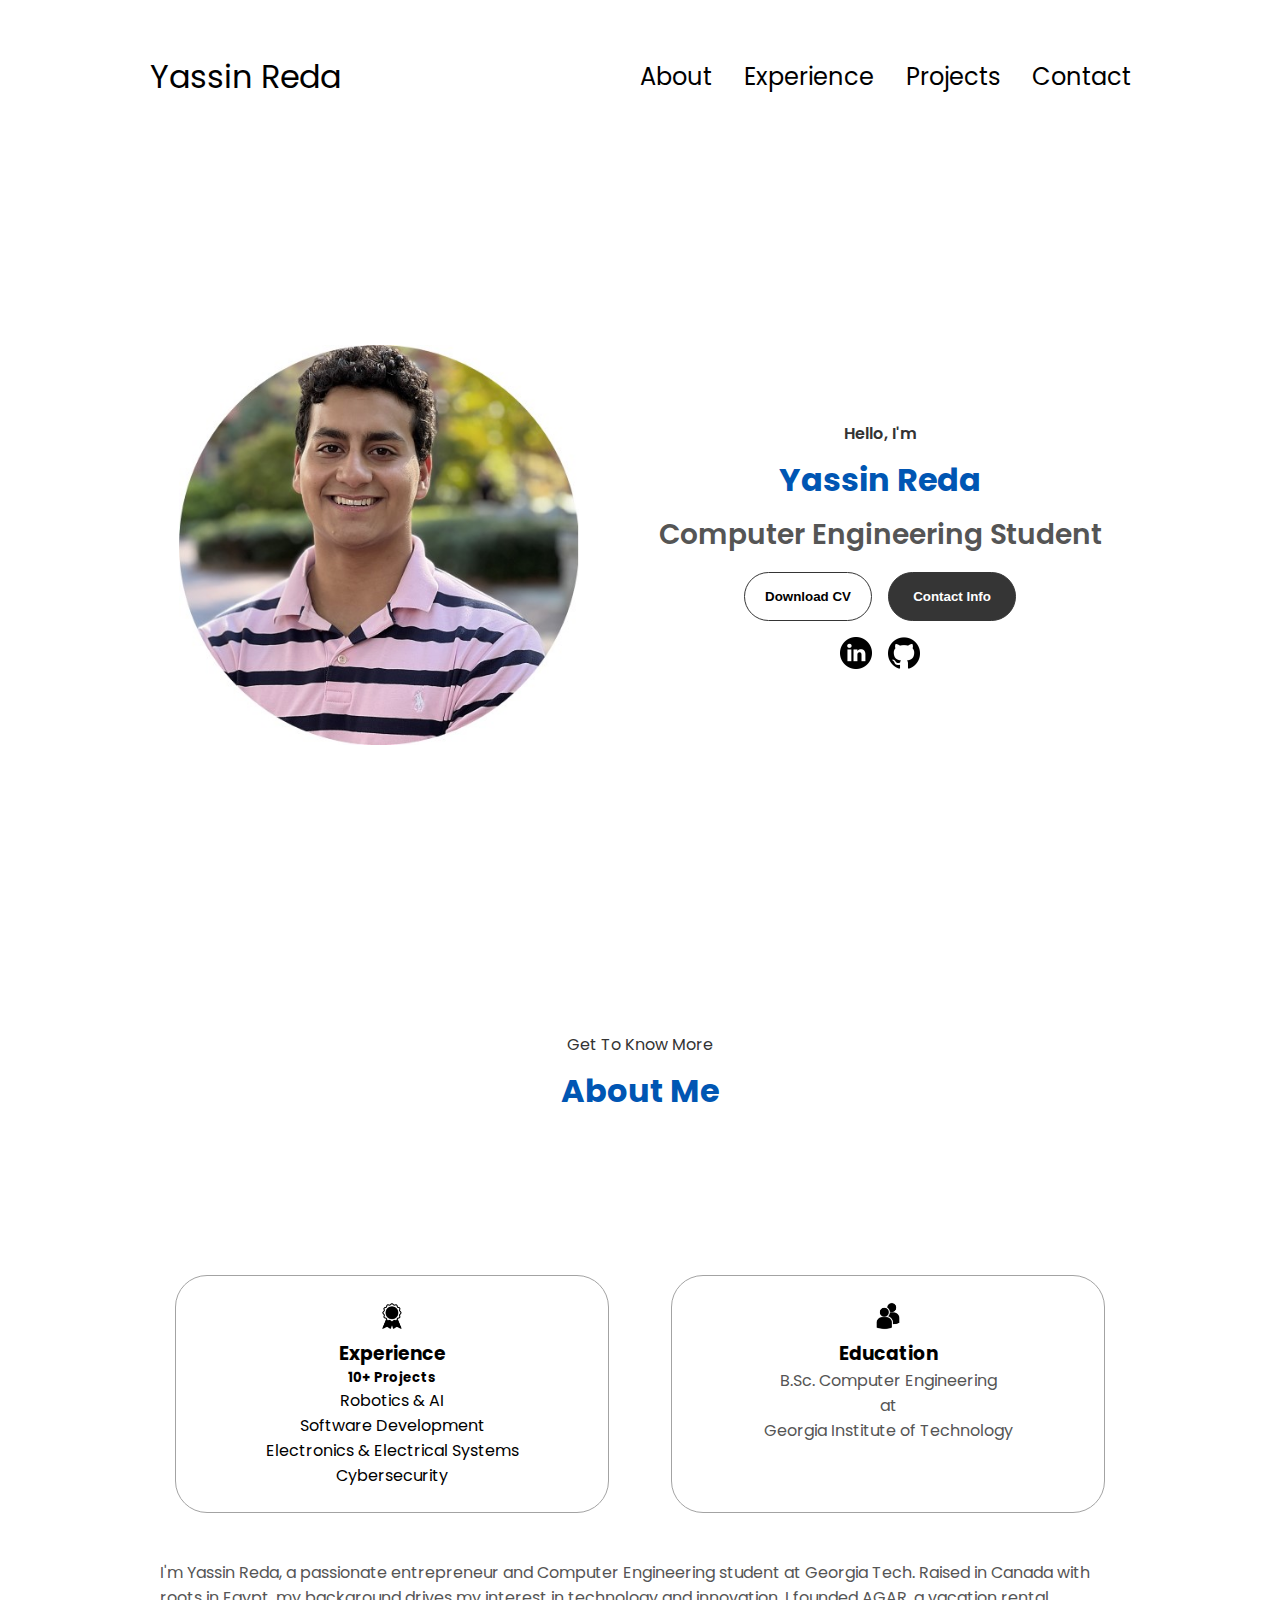
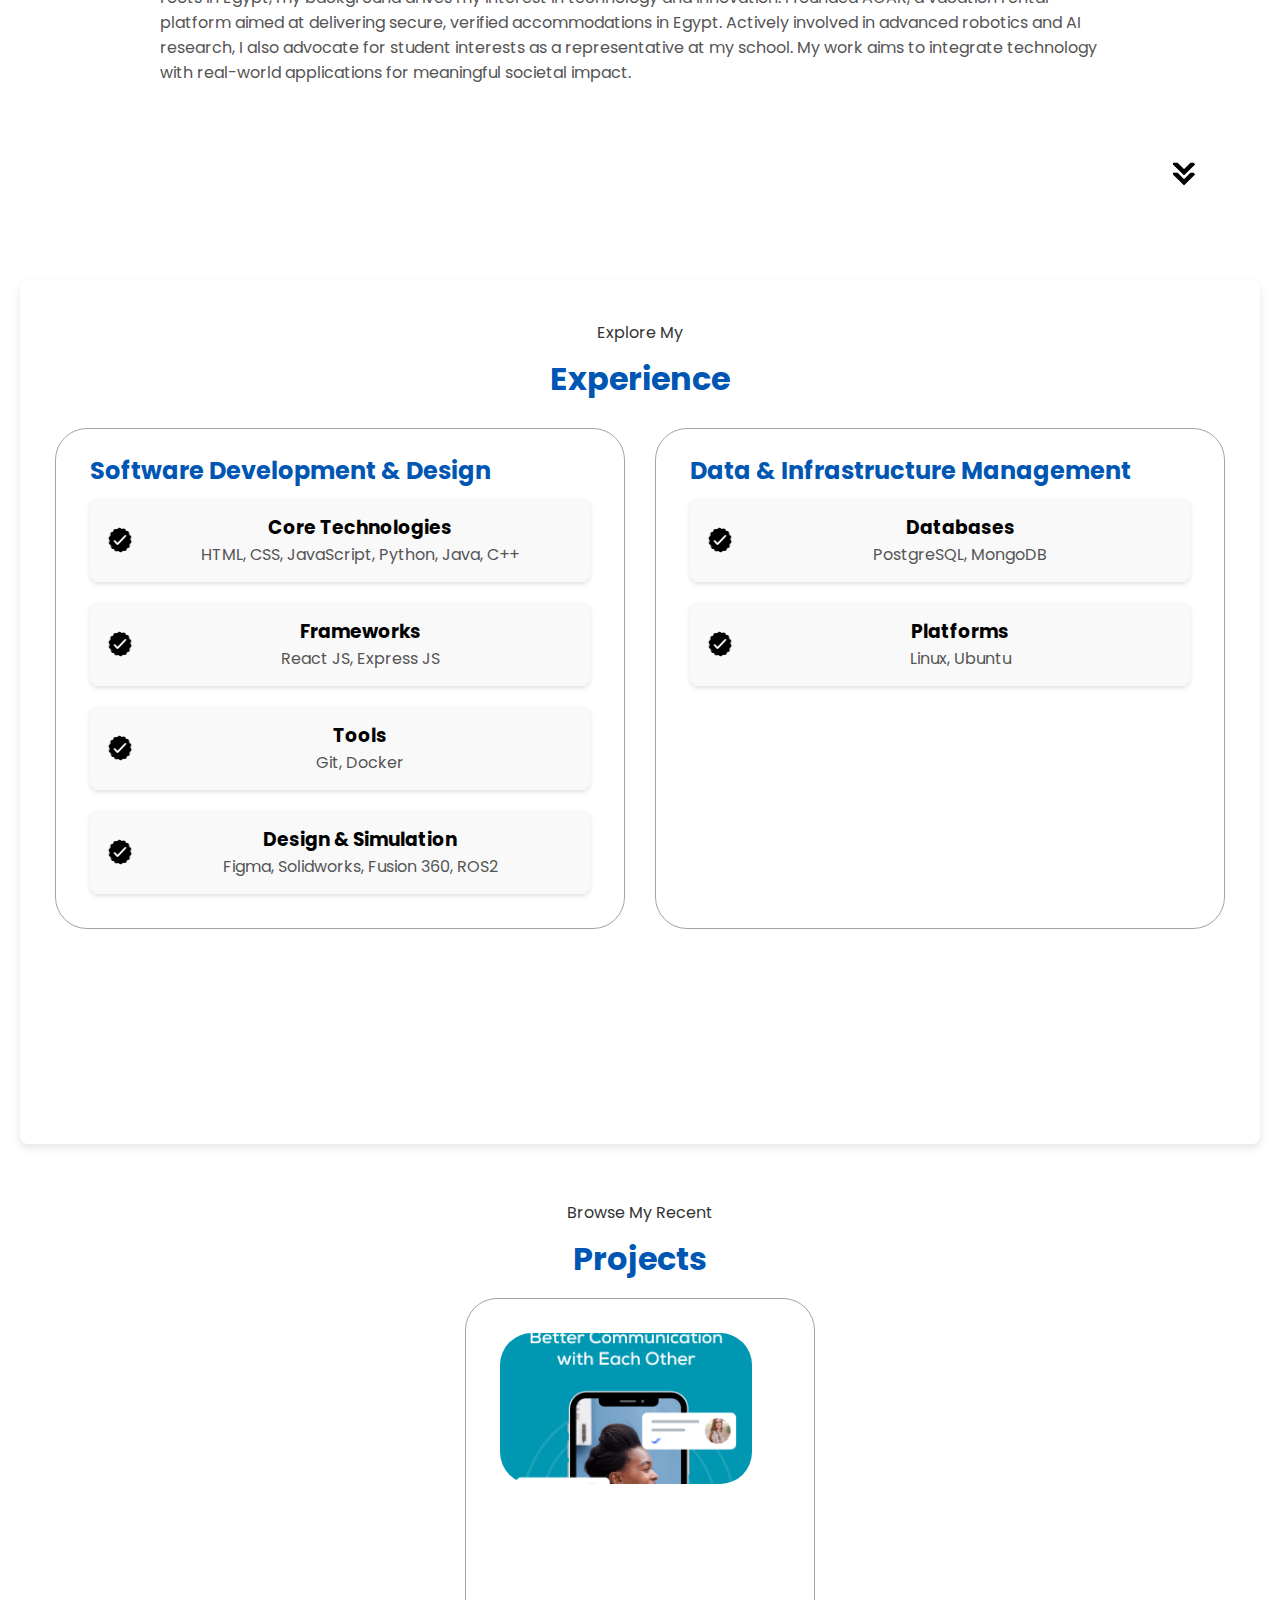
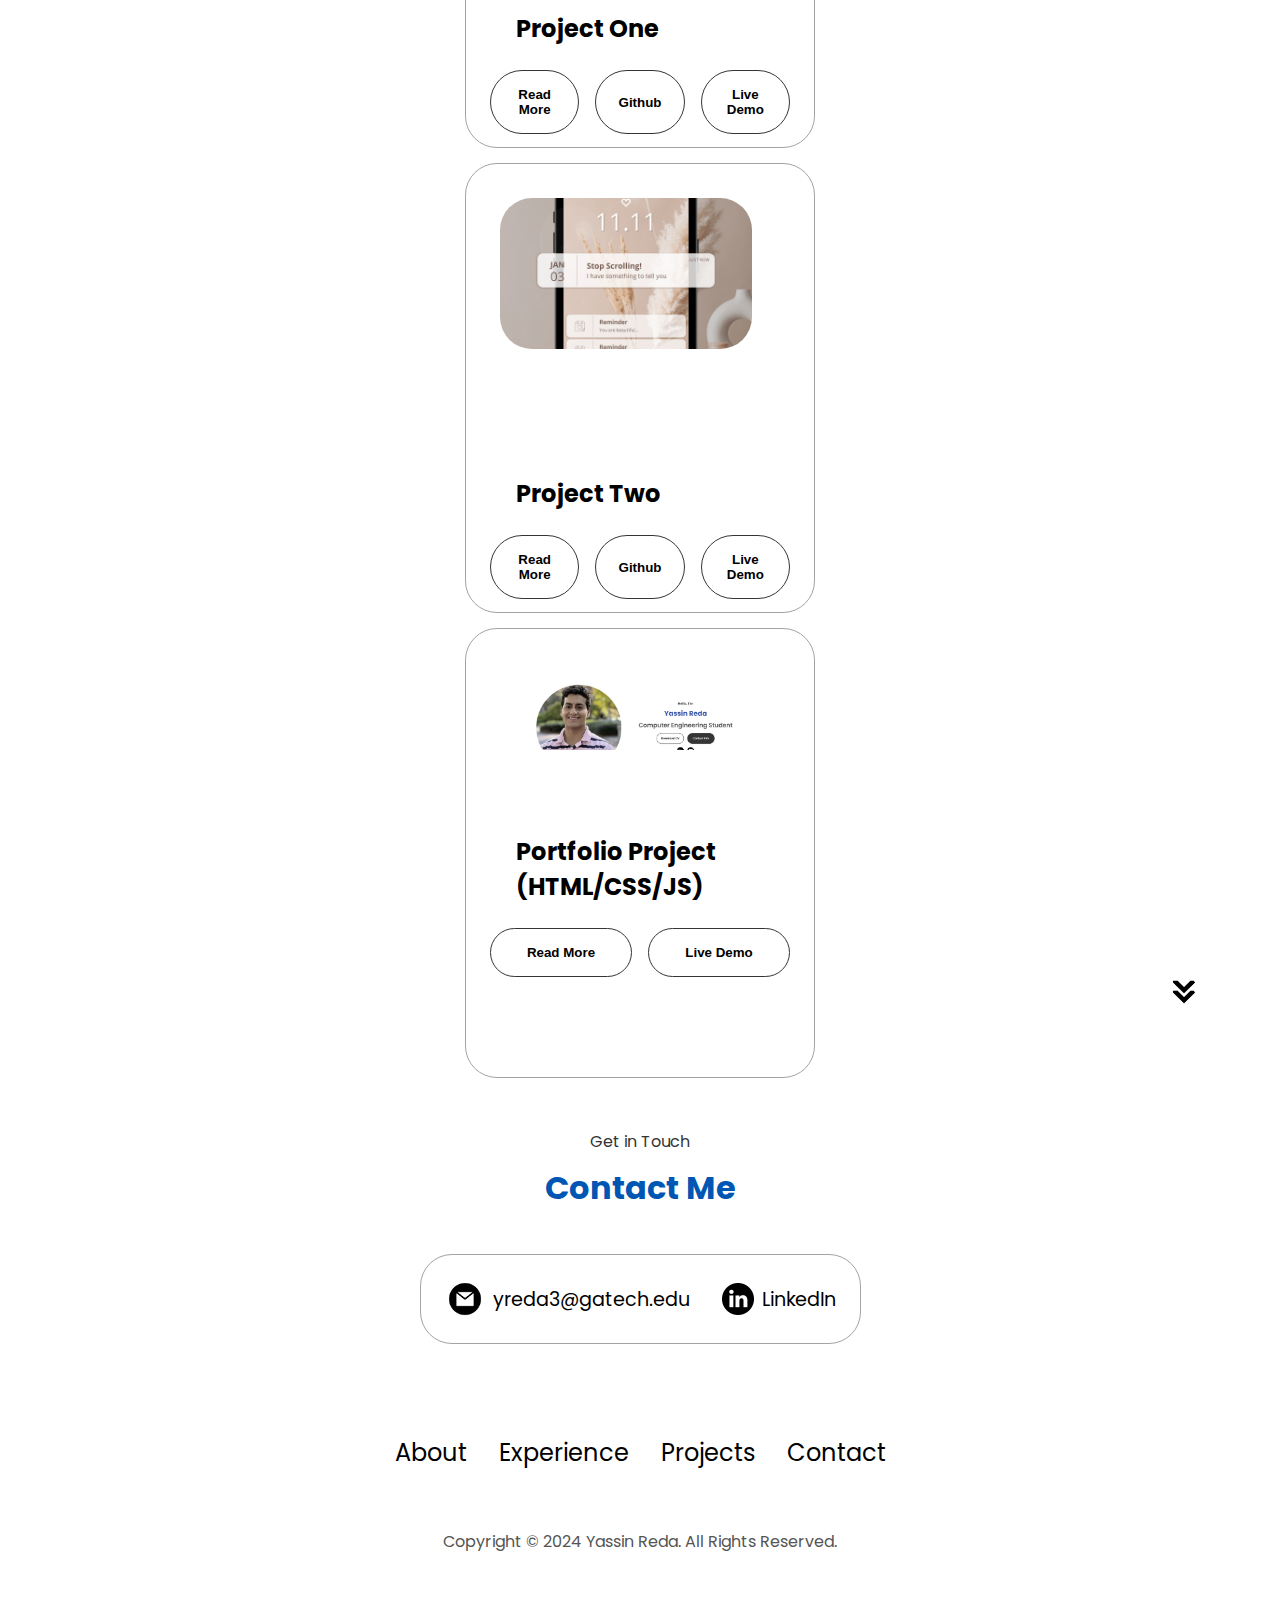
<file: index.html>
<!DOCTYPE html>
<html lang="en">
<head>
  <meta charset="UTF-8">
  <meta http-equiv="X-UA-Compatible" content="IE=edge">
  <meta name="viewport" content="width=device-width, initial-scale=1.0">
  <title>My Portfolio</title>
  <link rel="stylesheet" href="style.css">
  <link rel="stylesheet" href="mediaqueries.css">
</head>
<body>
  <nav id="desktop-nav">
    <div class="logo">Yassin Reda</div>
    <div>
      <ul class="nav-links">
        <li><a href="#about">About</a></li>
        <li><a href="#experience">Experience</a></li>
        <li><a href="#projects">Projects</a></li>
        <li><a href="#contact">Contact</a></li>
      </ul>
    </div>
  </nav>
  <nav id="hamburger-nav">
    <div class="logo">Yassin Reda</div>
    <div class="hamburger-menu">
      <div class="hamburger-icon" onclick="toggleMenu()">
        <span></span>
        <span></span>
        <span></span>
      </div>
      <div class="menu-links">
        <li><a href="#about" onclick="toggleMenu()">About</a></li>
        <li><a href="#experience" onclick="toggleMenu()">Experience</a></li>
        <li><a href="#projects" onclick="toggleMenu()">Projects</a></li>
        <li><a href="#contact" onclick="toggleMenu()">Contact</a></li>
      </div>
    </div>
  </nav>
  <section id="profile">
    <div class="section__pic-container">
      <img src="./assets/profile-pic.jpg" alt="Yassin Reda profile picture">
    </div>
    <div class="section__text">
      <p class="section__text__p1">Hello, I'm</p>
      <h1 class="title">Yassin Reda</h1>
      <p class="section__text__p2">Computer Engineering Student</p>
      <div class="btn-container">
        <button class="btn btn-color-2" onclick="window.open('./assets/Yassin Reda Resume Spring.pdf')">Download CV</button>
        <button class="btn btn-color-1" onclick="location.href='./#contact'">Contact Info</button>
      </div>
      <div id="socials-container">
        <img src="./assets/linkedin.png" alt="My LinkedIn profile" class="icon" onclick="location.href='https://linkedin.com/in/yassin-reda-451503217/'">
        <img src="./assets/github.png" alt="My Github profile" class="icon" onclick="location.href='https://github.com/yassinreda101'">
      </div>
    </div>
  </section>
  <section id="about">
    <p class="section__text__p1">Get To Know More</p>
    <h1 class="title">About Me</h1>
    <div class="section-container">
      <div class="about-details-container">
        <div class="about-containers">
          <div class="details-container">
            <img src="./assets/experience.png" alt="Experience icon" class="icon">
            <h3>Experience</h3>
            <p><h5>10+ Projects</h5> Robotics & AI <br> Software Development<br> Electronics & Electrical Systems <br> Cybersecurity </p>
          </div>
          <div class="details-container">
            <img src="./assets/education.png" alt="Education icon" class="icon">
            <h3>Education</h3>
            <p>B.Sc. Computer Engineering<br> at <br> Georgia Institute of Technology</p>
          </div>
        </div>
        <div class="text-container">
          <p>
            I'm Yassin Reda, a passionate entrepreneur and Computer Engineering student at Georgia Tech. Raised in Canada with roots in Egypt, my background drives my interest in technology and innovation. I founded AGAR, a vacation rental platform aimed at delivering secure, verified accommodations in Egypt. Actively involved in advanced robotics and AI research, I also advocate for student interests as a representative at my school. My work aims to integrate technology with real-world applications for meaningful societal impact.
          </p>
        </div>
      </div>
    </div>
    <img src="./assets/arrow.png" alt="Arrow icon" class="icon arrow" onclick="location.href='./#experience'">
  </section>
  <section id="experience">
    <p class="section__text__p1">Explore My</p>
    <h1 class="title">Experience</h1>
    <div class="experience-details-container">
      <div class="details-container">
        <h2 class="experience-sub-title">Software Development & Design</h2>
        <div class="article-container">
          <article>
            <img src="./assets/checkmark.png" alt="Experience icon" class="icon">
            <div>
              <h3>Core Technologies</h3>
              <p>HTML, CSS, JavaScript, Python, Java, C++</p>
            </div>
          </article>
          <article>
            <img src="./assets/checkmark.png" alt="Experience icon" class="icon">
            <div>
              <h3>Frameworks</h3>
              <p>React JS, Express JS</p>
            </div>
          </article>
          <article>
            <img src="./assets/checkmark.png" alt="Experience icon" class="icon">
            <div>
              <h3>Tools</h3>
              <p>Git, Docker</p>
            </div>
          </article>
          <article>
            <img src="./assets/checkmark.png" alt="Experience icon" class="icon">
            <div>
              <h3>Design & Simulation</h3>
              <p>Figma, Solidworks, Fusion 360, ROS2</p>
            </div>
          </article>
        </div>
      </div>
      <div class="details-container">
        <h2 class="experience-sub-title">Data & Infrastructure Management</h2>
        <div class="article-container">
          <article>
            <img src="./assets/checkmark.png" alt="Experience icon" class="icon">
            <div>
              <h3>Databases</h3>
              <p>PostgreSQL, MongoDB</p>
            </div>
          </article>
          <article>
            <img src="./assets/checkmark.png" alt="Experience icon" class="icon">
            <div>
              <h3>Platforms</h3>
              <p>Linux, Ubuntu</p>
            </div>
          </article>
        </div>
      </div>
    </div>
    <img src="./assets/arrow.png" alt="Arrow icon" class="icon arrow" onclick="location.href='./#projects'">
  </section>
  <section id="projects">
    <p class="section__text__p1">Browse My Recent</p>
    <h1 class="title">Projects</h1>
    <div class="project-details-container">
      <div class="details-container color-container">
        <div class="article-container">
          <img src="./assets/project-1.png" alt="Project 1" class="project-img">
        </div>
        <h2 class="experience-sub-title project-title">Project One</h2>
        <div class="btn-container">
          <button class="btn btn-color-2 project-btn" onclick="location.href='project1.html'">Read More</button>
          <button class="btn btn-color-2 project-btn" onclick="location.href='https://github.com/'">Github</button>
          <button class="btn btn-color-2 project-btn" onclick="location.href='https://github.com/'">Live Demo</button>
        </div>
      </div>
      <div class="details-container color-container">
        <div class="article-container">
          <img src="./assets/project-2.png" alt="Project 2" class="project-img">
        </div>
        <h2 class="experience-sub-title project-title">Project Two</h2>
        <div class="btn-container">
          <button class="btn btn-color-2 project-btn" onclick="location.href='project2.html'">Read More</button>
          <button class="btn btn-color-2 project-btn" onclick="location.href='https://github.com/'">Github</button>
          <button class="btn btn-color-2 project-btn" onclick="location.href='https://github.com/'">Live Demo</button>
        </div>
      </div>
      <div class="details-container color-container">
        <div class="article-container">
          <img src="./assets/portfolio-project.jpg" alt="Portfolio 3" class="project-img">
        </div>
        <h2 class="experience-sub-title project-title">Portfolio Project (HTML/CSS/JS)</h2>
        <div class="btn-container">
          <button class="btn btn-color-2 project-btn" onclick="location.href='project3.html'">Read More</button>
          <button class="btn btn-color-2 project-btn" onclick="location.href='https://yassinredaportfolio.com'">Live Demo</button>
        </div>
      </div>
    </div>
    <img src="./assets/arrow.png" alt="Arrow icon" class="icon arrow" onclick="location.href='./#contact'">
  </section>
  <section id="contact">
    <p class="section__text__p1">Get in Touch</p>
    <h1 class="title">Contact Me</h1>
    <div class="contact-info-upper-container">
      <div class="contact-info-container">
        <img src="./assets/email.png" alt="Email icon" class="icon contact-icon email-icon">
        <p><a href="mailto:yreda3@gatech.edu">yreda3@gatech.edu</a></p>
      </div>
      <div class="contact-info-container">
        <img src="./assets/linkedin.png" alt="LinkedIn icon" class="icon contact-icon">
        <p><a href="https://www.linkedin.com">LinkedIn</a></p>
      </div>
    </div>
  </section>
  <footer>
    <nav>
      <div class="nav-links-container">
        <ul class="nav-links">
          <li><a href="#about">About</a></li>
          <li><a href="#experience">Experience</a></li>
          <li><a href="#projects">Projects</a></li>
          <li><a href="#contact">Contact</a></li>
        </ul>
      </div>
    </nav>
    <p>Copyright &#169; 2024 Yassin Reda. All Rights Reserved.</p>
  </footer>
  <script src="script.js"></script>
</body>
</html>
</file>
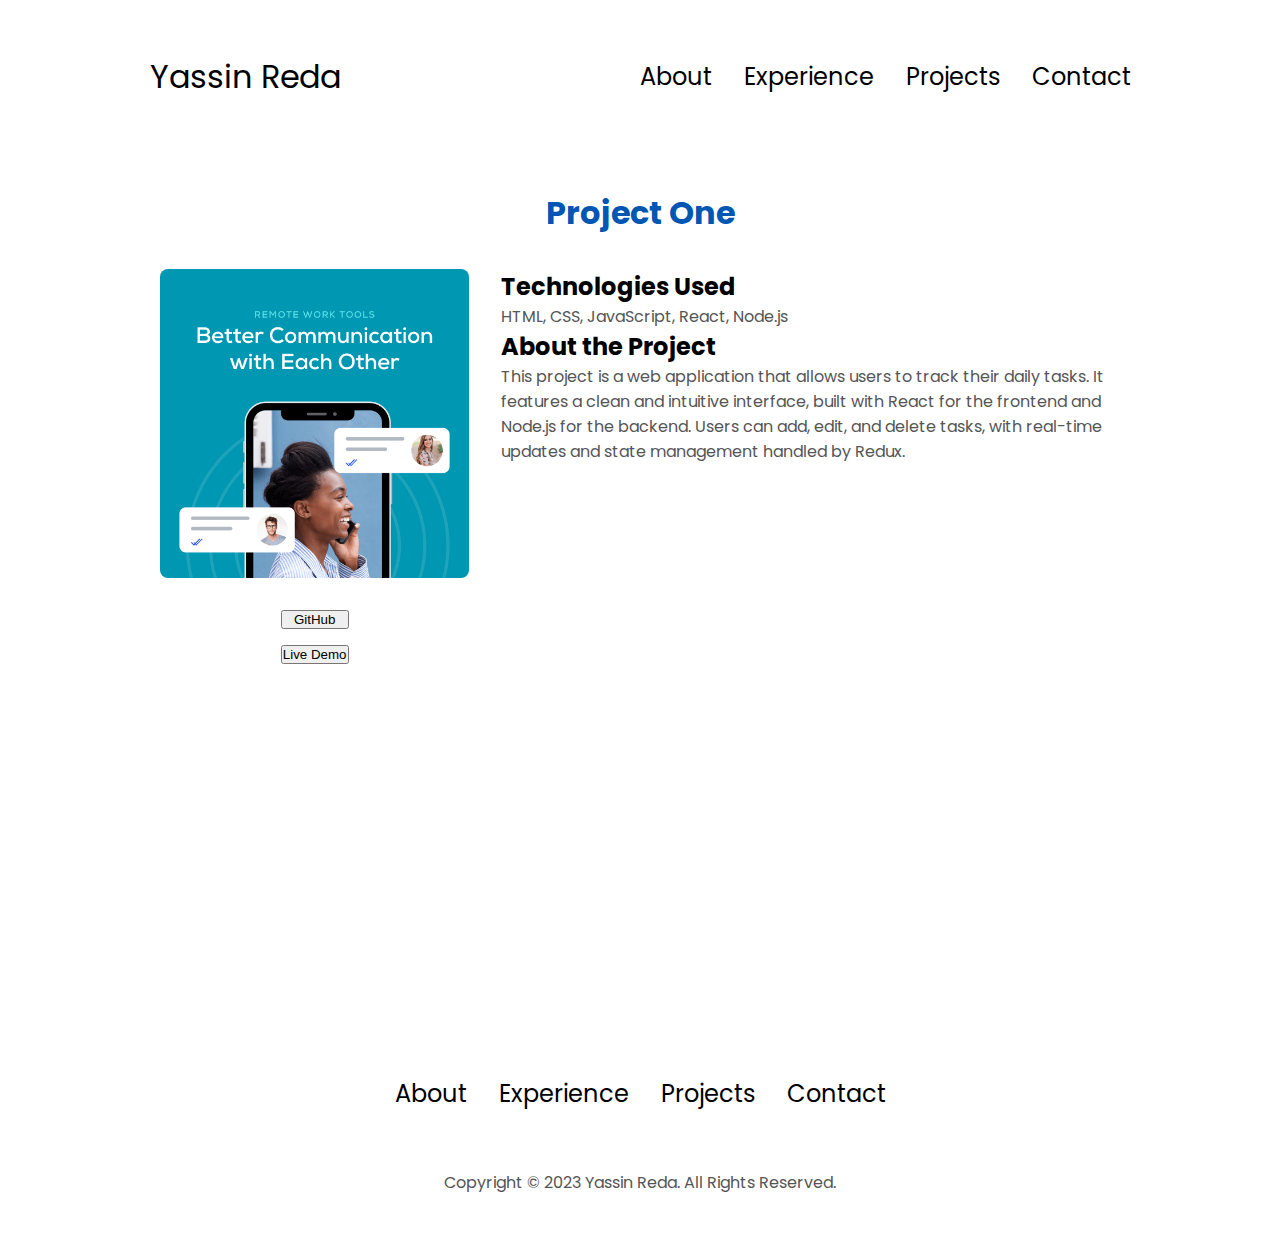
<file: project1.html>
<!DOCTYPE html>
<html lang="en">
<head>
  <meta charset="UTF-8">
  <meta name="viewport" content="width=device-width, initial-scale=1.0">
  <title>Project One Details</title>
  <link rel="stylesheet" href="style.css">
  <link rel="stylesheet" href="mediaqueries.css">
</head>
<body>
  <nav id="desktop-nav">
    <div class="logo">Yassin Reda</div>
    <div>
      <ul class="nav-links">
        <li><a href="index.html#about">About</a></li>
        <li><a href="index.html#experience">Experience</a></li>
        <li><a href="index.html#projects">Projects</a></li>
        <li><a href="index.html#contact">Contact</a></li>
      </ul>
    </div>
  </nav>
  <nav id="hamburger-nav">
    <div class="logo">Yassin Reda</div>
    <div class="hamburger-menu">
      <div class="hamburger-icon" onclick="toggleMenu()">
        <span></span>
        <span></span>
        <span></span>
      </div>
      <div class="menu-links">
        <li><a href="index.html#about" onclick="toggleMenu()">About</a></li>
        <li><a href="index.html#experience" onclick="toggleMenu()">Experience</a></li>
        <li><a href="index.html#projects" onclick="toggleMenu()">Projects</a></li>
        <li><a href="index.html#contact" onclick="toggleMenu()">Contact</a></li>
      </div>
    </div>
  </nav>
  <section id="project-details">
    <h1 class="title">Project One</h1>
    <div class="project-details-content">
      <div class="project-image-roll">
        <img src="./assets/project-1.png" alt="Project One Image">
        <div class="project-btn-container">
          <button class="project-detail-btn" onclick="location.href='https://github.com/'">GitHub</button>
          <button class="project-detail-btn" onclick="location.href='https://live-demo.com/'">Live Demo</button>
        </div>
      </div>
      <div class="project-description">
        <h2>Technologies Used</h2>
        <p>HTML, CSS, JavaScript, React, Node.js</p>
        <h2>About the Project</h2>
        <p>This project is a web application that allows users to track their daily tasks. It features a clean and intuitive interface, built with React for the frontend and Node.js for the backend. Users can add, edit, and delete tasks, with real-time updates and state management handled by Redux.</p>
      </div>
    </div>
  </section>
  <footer>
    <nav>
      <div class="nav-links-container">
        <ul class="nav-links">
          <li><a href="index.html#about">About</a></li>
          <li><a href="index.html#experience">Experience</a></li>
          <li><a href="index.html#projects">Projects</a></li>
          <li><a href="index.html#contact">Contact</a></li>
        </ul>
      </div>
    </nav>
    <p>Copyright &#169; 2023 Yassin Reda. All Rights Reserved.</p>
  </footer>
  <script src="script.js"></script>
</body>
</html>
</file>
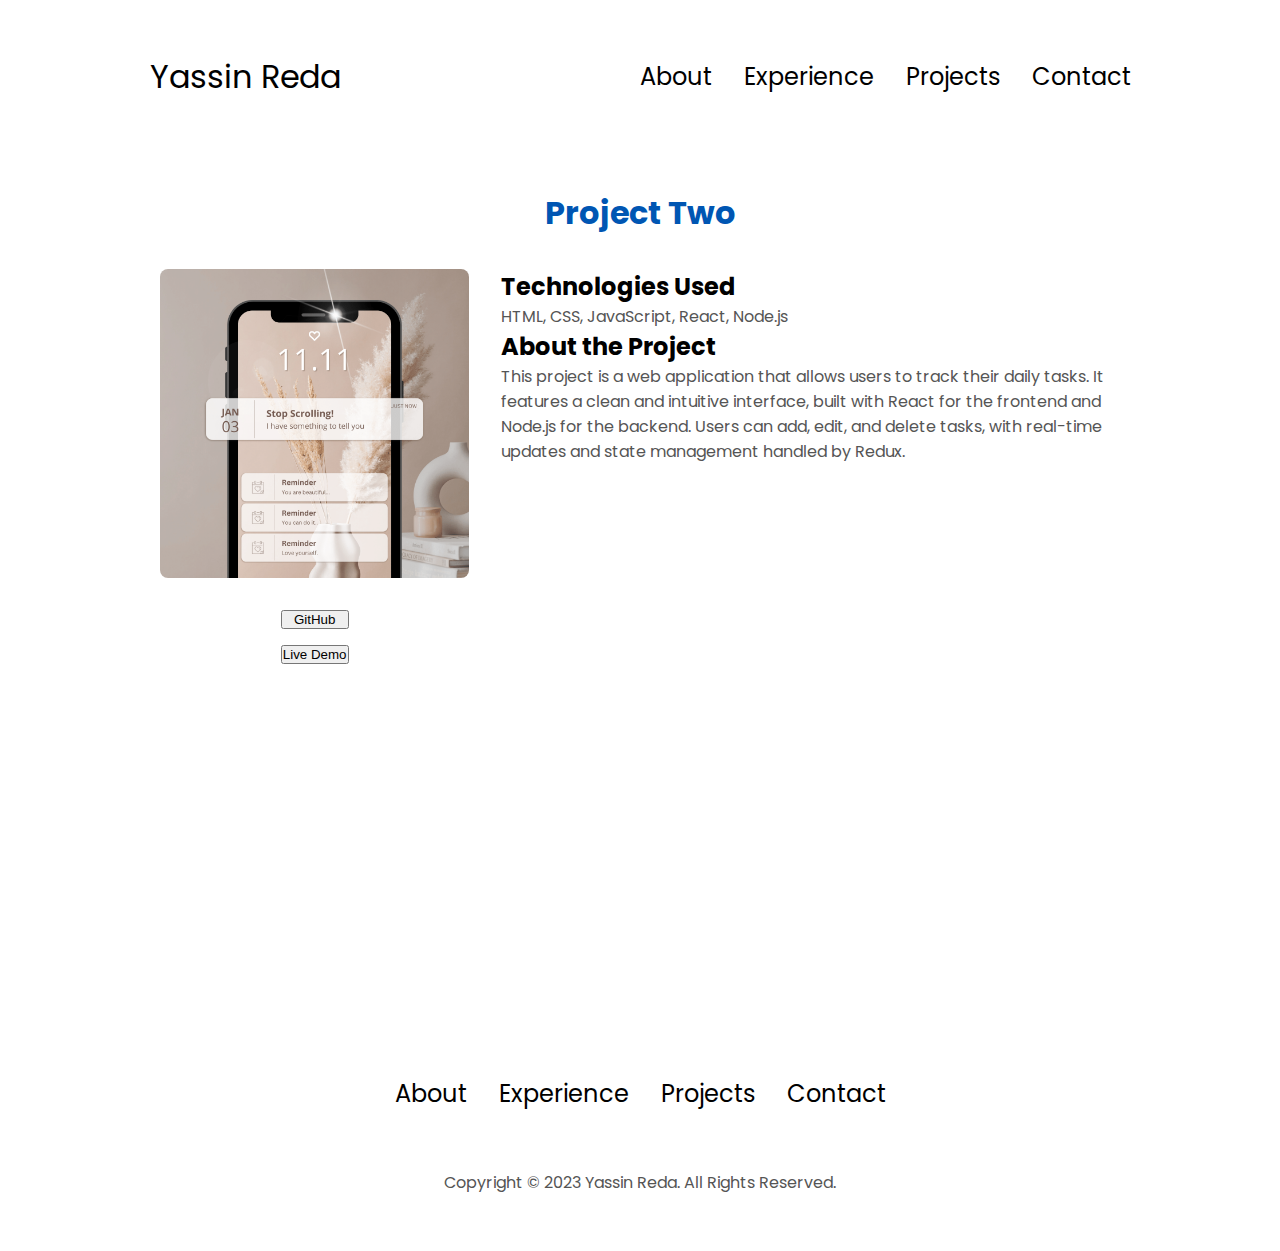
<file: project2.html>
<!DOCTYPE html>
<html lang="en">
<head>
  <meta charset="UTF-8">
  <meta name="viewport" content="width=device-width, initial-scale=1.0">
  <title>Project Two Details</title>
  <link rel="stylesheet" href="style.css">
  <link rel="stylesheet" href="mediaqueries.css">
</head>
<body>
  <nav id="desktop-nav">
    <div class="logo">Yassin Reda</div>
    <div>
      <ul class="nav-links">
        <li><a href="index.html#about">About</a></li>
        <li><a href="index.html#experience">Experience</a></li>
        <li><a href="index.html#projects">Projects</a></li>
        <li><a href="index.html#contact">Contact</a></li>
      </ul>
    </div>
  </nav>
  <nav id="hamburger-nav">
    <div class="logo">Yassin Reda</div>
    <div class="hamburger-menu">
      <div class="hamburger-icon" onclick="toggleMenu()">
        <span></span>
        <span></span>
        <span></span>
      </div>
      <div class="menu-links">
        <li><a href="index.html#about" onclick="toggleMenu()">About</a></li>
        <li><a href="index.html#experience" onclick="toggleMenu()">Experience</a></li>
        <li><a href="index.html#projects" onclick="toggleMenu()">Projects</a></li>
        <li><a href="index.html#contact" onclick="toggleMenu()">Contact</a></li>
      </div>
    </div>
  </nav>
  <section id="project-details">
    <h1 class="title">Project Two</h1>
    <div class="project-details-content">
      <div class="project-image-roll">
        <img src="./assets/project-2.png" alt="Project Two Image 1">
        <div class="project-btn-container">
          <button class="project-detail-btn" onclick="location.href='https://github.com/'">GitHub</button>
          <button class="project-detail-btn" onclick="location.href='https://live-demo.com/'">Live Demo</button>
        </div>
      </div>
      <div class="project-description">
        <h2>Technologies Used</h2>
        <p>HTML, CSS, JavaScript, React, Node.js</p>
        <h2>About the Project</h2>
        <p>This project is a web application that allows users to track their daily tasks. It features a clean and intuitive interface, built with React for the frontend and Node.js for the backend. Users can add, edit, and delete tasks, with real-time updates and state management handled by Redux.</p>
      </div>
    </div>
  </section>
  <footer>
    <nav>
      <div class="nav-links-container">
        <ul class="nav-links">
          <li><a href="index.html#about">About</a></li>
          <li><a href="index.html#experience">Experience</a></li>
          <li><a href="index.html#projects">Projects</a></li>
          <li><a href="index.html#contact">Contact</a></li>
        </ul>
      </div>
    </nav>
    <p>Copyright &#169; 2023 Yassin Reda. All Rights Reserved.</p>
  </footer>
  <script src="script.js"></script>
</body>
</html>
</file>
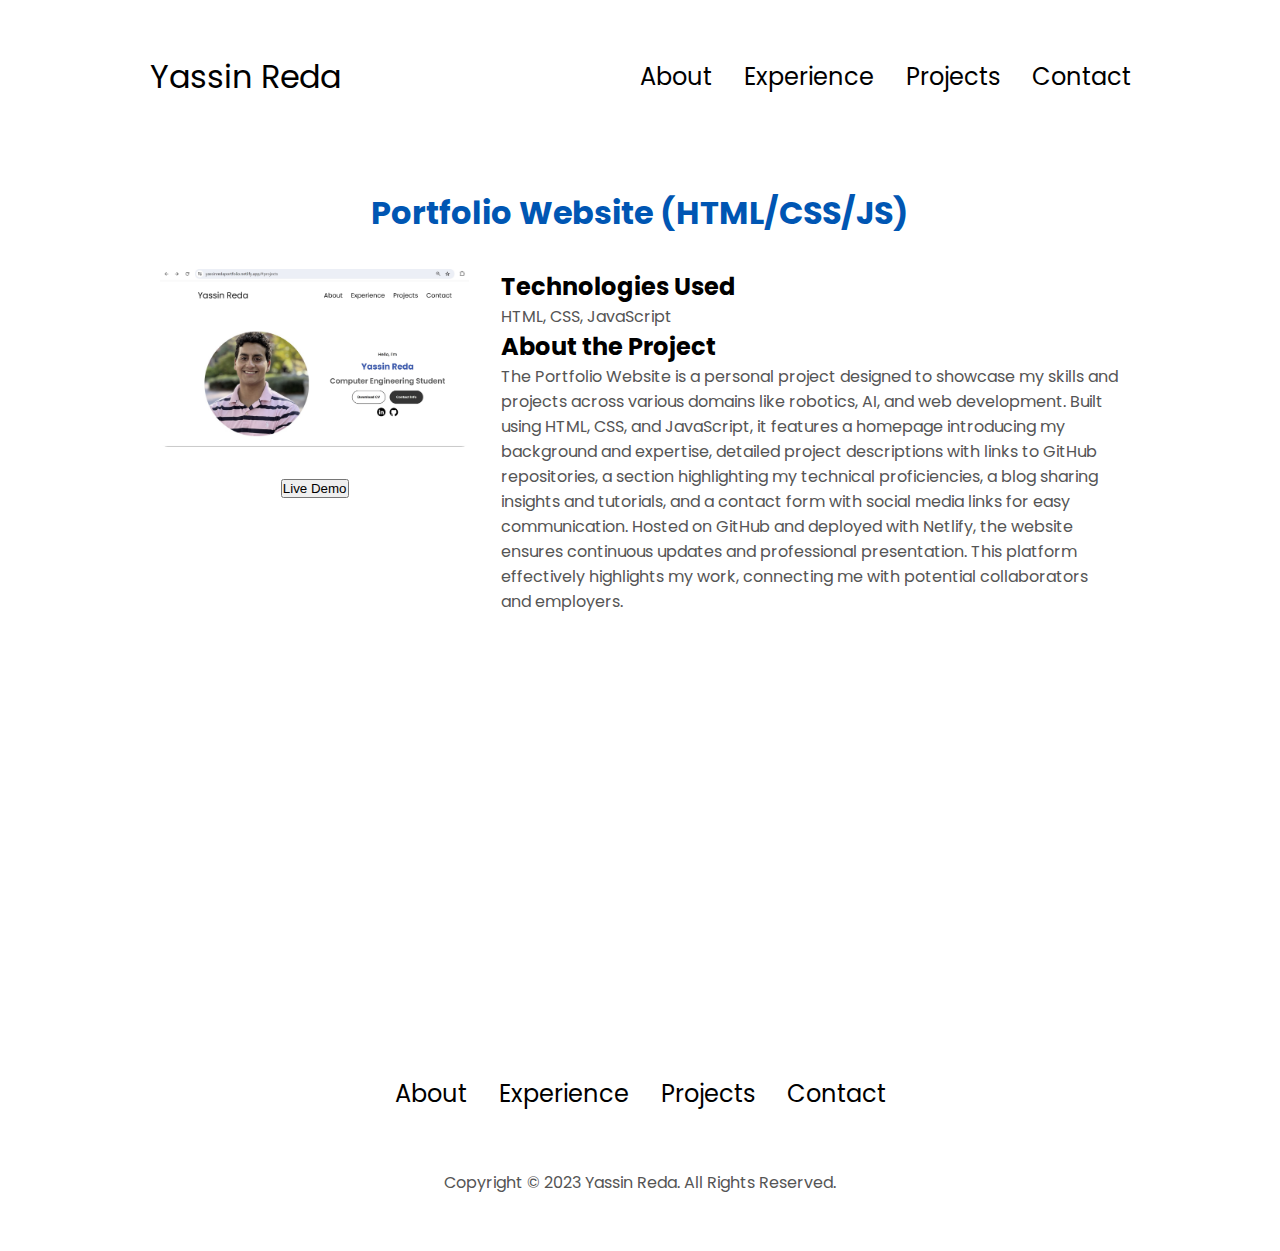
<file: project3.html>
<!DOCTYPE html>
<html lang="en">
<head>
  <meta charset="UTF-8">
  <meta name="viewport" content="width=device-width, initial-scale=1.0">
  <title>Portfolio Website Details</title>
  <link rel="stylesheet" href="style.css">
  <link rel="stylesheet" href="mediaqueries.css">
</head>
<body>
  <nav id="desktop-nav">
    <div class="logo">Yassin Reda</div>
    <div>
      <ul class="nav-links">
        <li><a href="index.html#about">About</a></li>
        <li><a href="index.html#experience">Experience</a></li>
        <li><a href="index.html#projects">Projects</a></li>
        <li><a href="index.html#contact">Contact</a></li>
      </ul>
    </div>
  </nav>
  <nav id="hamburger-nav">
    <div class="logo">Yassin Reda</div>
    <div class="hamburger-menu">
      <div class="hamburger-icon" onclick="toggleMenu()">
        <span></span>
        <span></span>
        <span></span>
      </div>
      <div class="menu-links">
        <li><a href="index.html#about" onclick="toggleMenu()">About</a></li>
        <li><a href="index.html#experience" onclick="toggleMenu()">Experience</a></li>
        <li><a href="index.html#projects" onclick="toggleMenu()">Projects</a></li>
        <li><a href="index.html#contact" onclick="toggleMenu()">Contact</a></li>
      </div>
    </div>
  </nav>
  <section id="project-details">
    <h1 class="title">Portfolio Website (HTML/CSS/JS)</h1>
    <div class="project-details-content">
      <div class="project-image-roll">
        <img src="./assets/portfolio-project.jpg" alt="Portfolio Website Picture">
        <div class="project-btn-container">
          <button class="project-detail-btn" onclick="location.href='https://yassinredaportfolio.com/'">Live Demo</button>
        </div>
      </div>
      <div class="project-description">
        <h2>Technologies Used</h2>
        <p>HTML, CSS, JavaScript</p>
        <h2>About the Project</h2>
        <p>The Portfolio Website is a personal project designed to showcase my skills and projects across various domains like robotics, AI, and web development. Built using HTML, CSS, and JavaScript, it features a homepage introducing my background and expertise, detailed project descriptions with links to GitHub repositories, a section highlighting my technical proficiencies, a blog sharing insights and tutorials, and a contact form with social media links for easy communication. Hosted on GitHub and deployed with Netlify, the website ensures continuous updates and professional presentation. This platform effectively highlights my work, connecting me with potential collaborators and employers.</p>
      </div>
    </div>
  </section>
  <footer>
    <nav>
      <div class="nav-links-container">
        <ul class="nav-links">
          <li><a href="index.html#about">About</a></li>
          <li><a href="index.html#experience">Experience</a></li>
          <li><a href="index.html#projects">Projects</a></li>
          <li><a href="index.html#contact">Contact</a></li>
        </ul>
      </div>
    </nav>
    <p>Copyright &#169; 2023 Yassin Reda. All Rights Reserved.</p>
  </footer>
  <script src="script.js"></script>
</body>
</html>
</file>
<file: style.css>
/* GENERAL */
@import url('https://fonts.googleapis.com/css2?family=Poppins:wght@300;400;500;600&display=swap');

* {
    margin: 0;
    padding: 0;
}

body {
    font-family: "Poppins", sans-serif;
}

html {
    scroll-behavior: smooth;
}

p {
    color: rgb(85, 85, 85);
}

/* TRANSITION */
a,
.btn {
    transition: all 300ms ease;
}

/* DESKTOP NAV */
nav,
.nav-links {
    display: flex;
}

nav {
    justify-content: space-around;
    align-items: center;
    height: 17vh;
}

.nav-links {
    gap: 2rem;
    list-style: none;
    font-size: 1.5rem;
}

a {
    color: black;
    text-decoration: none;
    text-decoration-color: white;
}

a:hover {
    color: grey;
    text-decoration: underline;
    text-underline-offset: 1rem;
    text-decoration-color: rgb(181, 181, 181);
}

.logo {
    font-size: 2rem;
}

.logo:hover {
    cursor: default;
}

/* HAMBURGER MENU */
#hamburger-nav {
    display: none;
}

.hamburger-menu {
    position: relative;
    display: inline-block;
}

.hamburger-icon {
    display: flex;
    flex-direction: column;
    justify-content: space-between;
    height: 24px;
    width: 30px;
    cursor: pointer;
}

.hamburger-icon span {
    width: 100%;
    height: 2px;
    background-color: black;
    transition: all 0.3 ease-in-out;
}

.menu-links {
    position: absolute;
    top: 100%;
    right: 0;
    background-color: white;
    width: fit-content;
    max-height: 0;
    overflow: hidden;
    transition: all 0.3 ease-in-out;
}

.menu-links a {
    display: block;
    padding: 10px;
    text-align: center;
    font-size: 1.5rem;
    color: black;
    text-decoration: none;
    transition: all 0.3 ease-in-out;
}

.menu-links li {
    list-style: none;
}

.menu-links.open {
    max-height: 300px;
}

.hamburger-icon.open span:first-child {
    transform: rotate(45deg) translate(10px, 5px);
}

.hamburger-icon.open span:nth-child(2) {
    opacity: 0;
}

.hamburger-icon.open span:last-child {
    transform: rotate(-45deg) translate(10px, -5px);
}

.hamburger-icon span:first-child {
    transform: none;
}

.hamburger-icon span:first-child {
    opacity: 1;
}

.hamburger-icon span:first-child {
    transform: none;
}

/* SECTIONS */
section {
    padding-top: 4vh;
    height: 96vh;
    margin: 0 10rem;
    box-sizing: border-box;
    min-height: fit-content;
}

.section-container {
    display: flex;
}

/* PROFILE SECTION */
#profile {
    display: flex;
    justify-content: center;
    gap: 5rem;
    height: 80vh;
}

.section__pic-container {
    display: flex;
    height: 400px;
    width: 400px;
    margin: auto 0;
}

.section__text {
    align-self: center;
    text-align: center;
}

.section__text p {
    font-weight: 600;
}

.section__text__p1 {
    text-align: center;
}

.section__text__p2 {
    font-size: 1.75rem;
    margin-bottom: 1rem;
}

.title {
    font-size: 3rem;
    text-align: center;
}

#socials-container {
    display: flex;
    justify-content: center;
    margin-top: 1rem;
    gap: 1rem;
}

/* ICONS */
.icon {
    cursor: pointer;
    height: 2rem;
}

/* BUTTONS */
.btn-container {
    display: flex;
    justify-content: center;
    gap: 1rem;
}

.btn {
    font-weight: 600;
    transition: all 300ms ease;
    padding: 1rem;
    width: 8rem;
    border-radius: 2rem;
}

.btn-color-1,
.btn-color-2 {
    border: rgb(53, 53, 53) 0.1rem solid;
}

.btn-color-1:hover,
.btn-color-2:hover {
    cursor: pointer;
}

.btn-color-1,
.btn-color-2:hover {
    background: rgb(53, 53, 53);
    color: white;
}

.btn-color-1:hover {
    background: rgb(0, 0, 0);
}

.btn-color-2 {
    background: none;
}

.btn-color-2:hover {
    border: rgb(255, 255, 255) 0.1rem solid;
}

/* ABOUT SECTION */
#about {
    position: relative;
}

.about-containers {
    gap: 2rem;
    margin-bottom: 2rem;
    margin-top: 2rem;
}

.about-details-container {
    justify-content: center;
    flex-direction: column;
}

.about-containers,
.about-details-container {
    display: flex;
}

.about-pic {
    border-radius: 2rem;
}

.arrow {
    position: absolute;
    right: -5rem;
    bottom: 2.5rem;
}

.details-container {
    padding: 1.5rem;
    flex: 1;
    background: white;
    border-radius: 2rem;
    border: rgb(53, 53, 53) 0.1rem solid;
    border-color: rgb(163, 163, 163);
    text-align: center;
}

.section-container {
    gap: 4rem;
    height: 80%;
}

.section__pic-container {
    height: 400px;
    width: 400px;
    margin: auto 0;
}

/* EXPERIENCE SECTION */
#experience {
    background-color: #ffffff; /* Light background to enhance readability */
    padding: 40px 20px; /* Adds padding for better spacing */
    box-shadow: 0 4px 8px rgba(0,0,0,0.1); /* Soft shadow for depth */
    border-radius: 8px; /* Rounded corners for modern appearance */
    margin: 20px; /* Adds margin around the section */
}

.section__text__p1, .title {
    text-align: center; /* Centers the section heading */
    color: #333; /* Dark grey for text for better readability */
    margin-bottom: 10px; /* Space between the small text and the title */
}

.title {
    font-size: 2rem; /* Larger font size for the title */
    color: #0056b3; /* A pleasant blue for the title */
    font-weight: bold; /* Makes the title bold */
}

.experience-sub-title {
    color: #0056b3; /* Echoes the title color for consistency */
    font-size: 1.5rem; /* Suitable size for subtitles */
    text-align: left; /* Aligns subtitles to the left */
    padding-left: 10px; /* Adds padding to align text inside containers */
}

.experience-details-container {
    display: flex;
    justify-content: space-around; /* Ensures containers are evenly spaced */
    flex-wrap: wrap; /* Allows containers to wrap on smaller screens */
}

.details-container {
    flex: 1; /* Flex grow to fill space */
    margin: 15px; /* Margin around each container */
    min-width: 300px; /* Minimum width of each container */
}

.article-container {
    display: grid;
    grid-template-columns: repeat(auto-fill, minmax(250px, 1fr)); /* Responsive grid layout */
    gap: 20px; /* Space between items */
    padding: 10px; /* Padding inside the container */
}

.article-container article {
    display: flex;
    align-items: center; /* Vertically aligns items in article */
    background-color: #f9f9f9; /* Slightly off-white background for articles */
    padding: 15px;
    border-radius: 8px; /* Rounded corners for each article */
    box-shadow: 0 2px 4px rgba(0,0,0,0.12); /* Subtle shadow for depth */
}

article img {
    width: 30px; /* Set a fixed width for icons */
    height: auto; /* Maintain aspect ratio */
    margin-right: 10px; /* Space between icon and text */
}

article div {
    text-align: center; /* Centers text within article */
    flex-grow: 1; /* Allows text to take up remaining space */
}

.arrow {
    display: block;
    margin: 30px auto; /* Center arrow and add spacing */
    cursor: pointer; /* Indicates the arrow is clickable */
}

/* PROJECTS SECTION */
#projects {
    position: relative;
}

.details-container.color-container {
    width: 300px; /* Fixed width for project containers */
    height: 400px; /* Fixed height for project containers */
    margin: 15px auto; /* Centering containers */
}

.project-img {
    width: 90%;
    height: 60%; /* Adjust height to fit container */
    object-fit: cover;
    border-radius: 2rem;
}

.project-title {
    margin: 1rem;
    color: black;
}

.project-btn {
    width: 100%;
    margin-top: 0.5rem;
}

/* PROJECT DETAIL PAGES */
.project-details-content {
    display: flex;
    flex-direction: row; /* Align items in a row */
    align-items: flex-start;
    gap: 2rem;
    margin: 2rem 0;
}

.project-details-content .project-image-roll {
    flex: 1;
    display: flex;
    flex-direction: column;
    align-items: center;
}

.project-details-content .project-image-roll img {
    width: 100%;
    height: auto;
    max-width: 400px;
    border-radius: 8px;
    margin-bottom: 1rem;
}

.project-details-content .project-description {
    flex: 2;
}

.project-details-content .project-btn-container {
    display: flex;
    flex-direction: column;
    gap: 1rem;
    margin-top: 1rem;
}

/* CONTACT */
#contact {
    display: flex;
    justify-content: center;
    flex-direction: column;
    height: 70vh;
}

.contact-info-upper-container {
    display: flex;
    justify-content: center;
    border-radius: 2rem;
    border: rgb(53, 53, 53) 0.1rem solid;
    border-color: rgb(163, 163, 163);
    background: (250, 250, 250);
    margin: 2rem auto;
    padding: 0.5rem;
}

.contact-info-container {
    display: flex;
    align-items: center;
    justify-content: center;
    gap: 0.5rem;
    margin: 1rem;
}

.contact-info-container p {
    font-size: larger;
}

.contact-icon {
    cursor: default;
}

.email-icon {
    height: 2.5rem;
}

/* FOOTER SECTION */
footer {
    height: 26vh;
    margin: 0 1rem;
}

footer p {
    text-align: center;
}
</file>
<file: mediaqueries.css>
@media screen and (max-width: 1400px) {
    #profile {
      height: 83vh;
      margin-bottom: 6rem;
    }
    .about-containers {
      flex-wrap: wrap;
    }
    #contact,
    #projects {
      height: fit-content;
    }
  }
  
  @media screen and (max-width: 1200px) {
    #desktop-nav {
      display: none;
    }
    #hamburger-nav {
      display: flex;
    }
    #experience,
    .experience-details-container {
      margin-top: 2rem;
    }
    #profile,
    .section-container {
      display: block;
    }
    .arrow {
      display: none;
    }
    section,
    .section-container {
      height: fit-content;
    }
    section {
      margin: 0 5%;
    }
    .section__pic-container {
      width: 275px;
      height: 275px;
      margin: 0 auto 2rem;
    }
    .about-containers {
      margin-top: 0;
    }
  }
  
  @media screen and (max-width: 600px) {
    #contact,
    footer {
      height: 40vh;
    }
    #profile {
      height: 83vh;
      margin-bottom: 0;
    }
    article {
      font-size: 1rem;
    }
    footer nav {
      height: fit-content;
      margin-bottom: 2rem;
    }
    .about-containers,
    .contact-info-upper-container,
    .btn-container {
      flex-wrap: wrap;
    }
    .contact-info-container {
      margin: 0;
    }
    .contact-info-container p,
    .nav-links li a {
      font-size: 1rem;
    }
    .experience-sub-title {
      font-size: 1.25rem;
    }
    .logo {
      font-size: 1.5rem;
    }
    .nav-links {
      flex-direction: column;
      gap: 0.5rem;
      text-align: center;
    }
    .section__pic-container {
      width: auto;
      height: 46vw;
      justify-content: center;
    }
    .section__text__p2 {
      font-size: 1.25rem;
    }
    .title {
      font-size: 2rem;
    }
    .text-container {
      text-align: justify;
    }
  }
</file>
